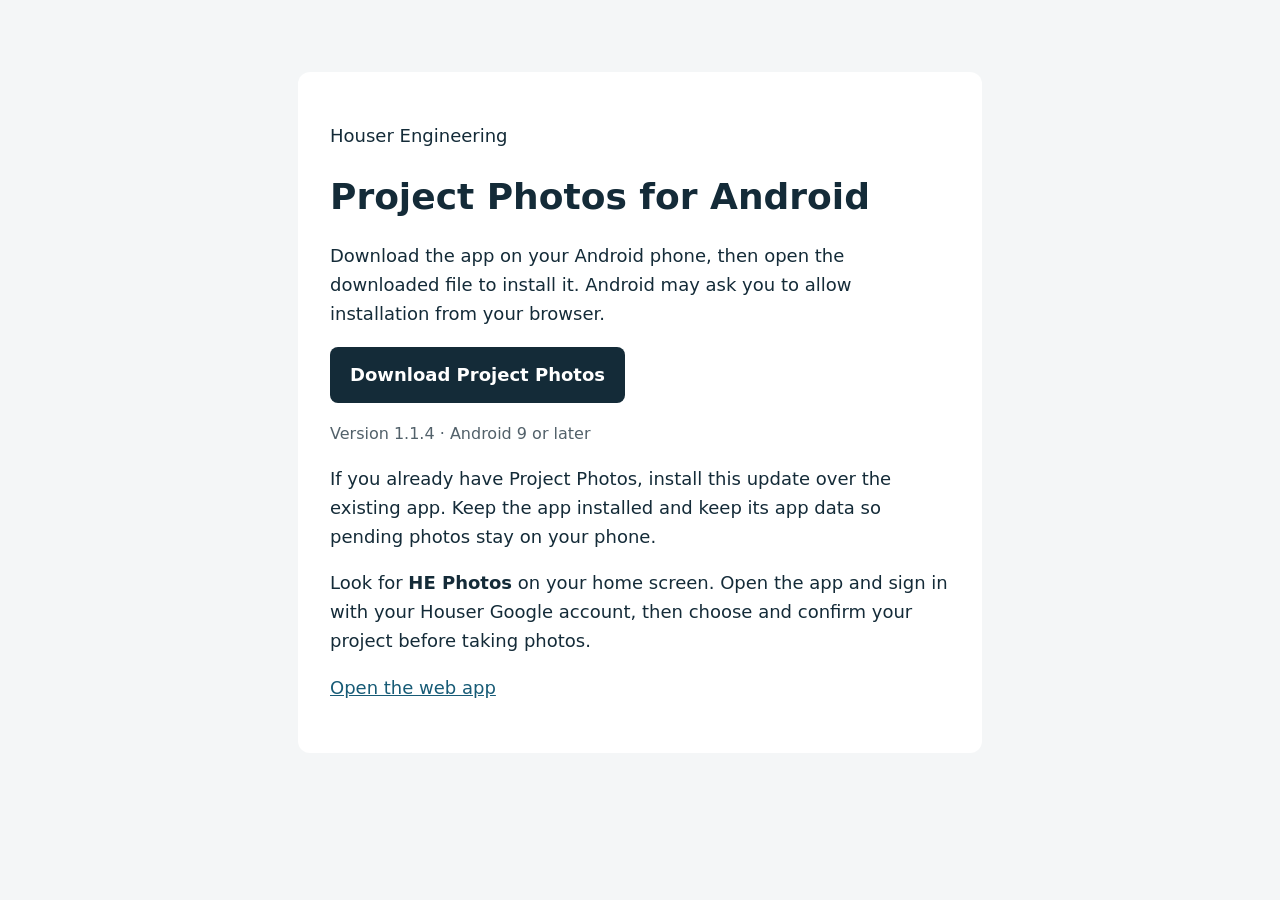
<file: site/download.html>
<!doctype html>
<html lang="en">
<head>
  <meta charset="utf-8">
  <meta name="viewport" content="width=device-width,initial-scale=1">
  <meta name="theme-color" content="#142b38">
  <title>Download Project Photos · Houser Engineering</title>
  <style>
    body{font:18px/1.6 system-ui,sans-serif;color:#142b38;background:#f4f6f7;margin:0;padding:32px 20px}main{max-width:620px;margin:40px auto;background:white;padding:32px;border-radius:12px}h1{line-height:1.2}a{color:#175b76}.download{display:inline-block;background:#142b38;color:white;padding:14px 20px;border-radius:8px;font-weight:700;text-decoration:none}.download:focus-visible{outline:3px solid #bc6c24;outline-offset:4px}.version{color:#52616a;font-size:16px}code{overflow-wrap:anywhere;font-size:13px}
  </style>
</head>
<body><main>
  <p>Houser Engineering</p>
  <h1>Project Photos for Android</h1>
  <p>Download the app on your Android phone, then open the downloaded file to install it. Android may ask you to allow installation from your browser.</p>
  <p><a class="download" href="./project-photos.apk?v=1.1.4" download>Download Project Photos</a></p>
  <p class="version">Version 1.1.4 · Android 9 or later</p>
  <p>If you already have Project Photos, install this update over the existing app. Keep the app installed and keep its app data so pending photos stay on your phone.</p>
  <p>Look for <strong>HE Photos</strong> on your home screen. Open the app and sign in with your Houser Google account, then choose and confirm your project before taking photos.</p>
  <p><a href="./">Open the web app</a></p>
</main></body>
</html>
</file>
